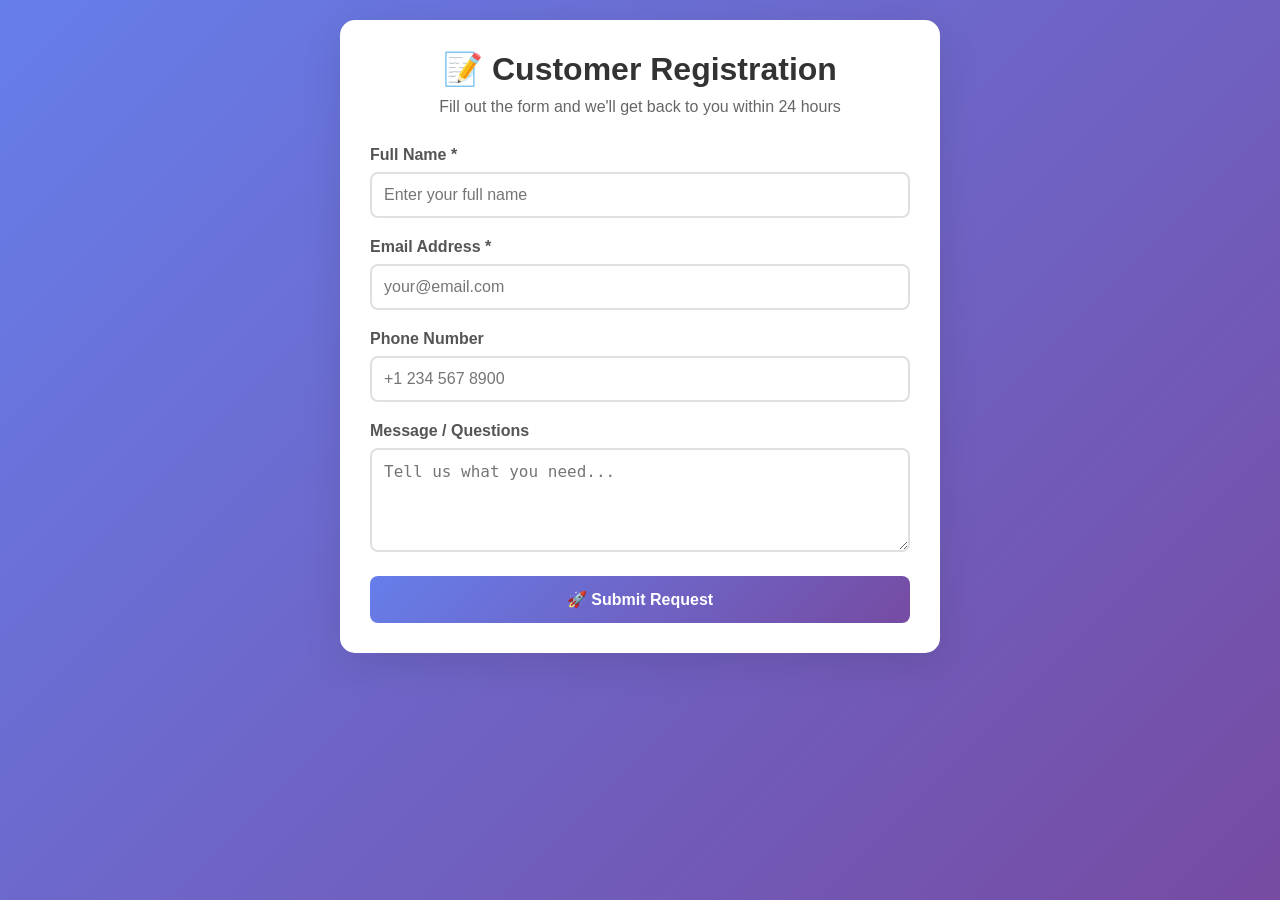
<file: index.html>
<!DOCTYPE html>
<html lang="en">
<head>
    <meta charset="UTF-8">
    <meta name="viewport" content="width=device-width, initial-scale=1.0">
    <title>My Business - Customer Registration</title>
    <style>
        * {
            margin: 0;
            padding: 0;
            box-sizing: border-box;
        }

        body {
            font-family: 'Segoe UI', Tahoma, Geneva, Verdana, sans-serif;
            background: linear-gradient(135deg, #667eea 0%, #764ba2 100%);
            min-height: 100vh;
            padding: 20px;
        }

        .container {
            max-width: 600px;
            margin: 0 auto;
        }

        .form-card {
            background: white;
            border-radius: 15px;
            padding: 30px;
            box-shadow: 0 10px 40px rgba(0,0,0,0.1);
        }

        h1 {
            color: #333;
            margin-bottom: 10px;
            text-align: center;
        }

        .subtitle {
            text-align: center;
            color: #666;
            margin-bottom: 30px;
        }

        .form-group {
            margin-bottom: 20px;
        }

        label {
            display: block;
            margin-bottom: 8px;
            color: #555;
            font-weight: 600;
        }

        input, select, textarea {
            width: 100%;
            padding: 12px;
            border: 2px solid #e0e0e0;
            border-radius: 8px;
            font-size: 16px;
            transition: border-color 0.3s;
        }

        input:focus, select:focus, textarea:focus {
            outline: none;
            border-color: #667eea;
        }

        button {
            width: 100%;
            background: linear-gradient(135deg, #667eea 0%, #764ba2 100%);
            color: white;
            padding: 14px;
            border: none;
            border-radius: 8px;
            font-size: 16px;
            font-weight: bold;
            cursor: pointer;
            transition: transform 0.2s;
        }

        button:hover {
            transform: translateY(-2px);
        }

        .message {
            margin-top: 20px;
            padding: 12px;
            border-radius: 8px;
            display: none;
        }

        .message.success {
            background: #d4edda;
            color: #155724;
            border: 1px solid #c3e6cb;
            display: block;
        }

        .message.error {
            background: #f8d7da;
            color: #721c24;
            border: 1px solid #f5c6cb;
            display: block;
        }

        .loading {
            display: none;
            text-align: center;
            margin-top: 20px;
        }

        .loading.active {
            display: block;
        }

        .spinner {
            border: 3px solid #f3f3f3;
            border-top: 3px solid #667eea;
            border-radius: 50%;
            width: 40px;
            height: 40px;
            animation: spin 1s linear infinite;
            margin: 0 auto;
        }

        @keyframes spin {
            0% { transform: rotate(0deg); }
            100% { transform: rotate(360deg); }
        }
    </style>
</head>
<body>
    <div class="container">
        <div class="form-card">
            <h1>📝 Customer Registration</h1>
            <p class="subtitle">Fill out the form and we'll get back to you within 24 hours</p>

            <!-- THIS FORM IS CONNECTED TO YOUR FORMSPREE ENDPOINT -->
            <form id="customerForm">
                <div class="form-group">
                    <label>Full Name *</label>
                    <input type="text" id="name" name="name" required placeholder="Enter your full name">
                </div>

                <div class="form-group">
                    <label>Email Address *</label>
                    <input type="email" id="email" name="email" required placeholder="your@email.com">
                </div>

                <div class="form-group">
                    <label>Phone Number</label>
                    <input type="tel" id="phone" name="phone" placeholder="+1 234 567 8900">
                </div>

                <div class="form-group">
                    <label>Message / Questions</label>
                    <textarea id="message" name="message" rows="4" placeholder="Tell us what you need..."></textarea>
                </div>

                <button type="submit">🚀 Submit Request</button>
            </form>

            <div id="messageBox" class="message"></div>
            <div id="loadingSpinner" class="loading">
                <div class="spinner"></div>
                <p style="margin-top: 10px;">Sending your information...</p>
            </div>
        </div>
    </div>

    <script>
        // YOUR ACTUAL FORMSPREE ENDPOINT - Already configured!
        const FORM_ENDPOINT = "https://formspree.io/f/xrerkrgr";
        
        const form = document.getElementById('customerForm');
        const messageBox = document.getElementById('messageBox');
        const loadingSpinner = document.getElementById('loadingSpinner');
        
        form.addEventListener('submit', async (e) => {
            e.preventDefault(); // Stop page refresh
            
            // Show loading spinner
            loadingSpinner.classList.add('active');
            messageBox.className = 'message';
            messageBox.style.display = 'none';
            
            // Collect form data
            const formData = {
                name: document.getElementById('name').value,
                email: document.getElementById('email').value,
                phone: document.getElementById('phone').value,
                message: document.getElementById('message').value,
                _subject: `New Customer Registration from ${document.getElementById('name').value}`,
                _replyto: document.getElementById('email').value
            };
            
            try {
                // Send to Formspree
                const response = await fetch(FORM_ENDPOINT, {
                    method: 'POST',
                    headers: {
                        'Content-Type': 'application/json',
                        'Accept': 'application/json'
                    },
                    body: JSON.stringify(formData)
                });
                
                const result = await response.json();
                
                if (response.ok) {
                    // Success!
                    showMessage('✅ Thank you! We\'ve received your information. Check your email for confirmation!', 'success');
                    form.reset(); // Clear the form
                    
                    // Optional: Also save locally as backup
                    saveToLocalBackup(formData);
                } else {
                    throw new Error(result.error || 'Form submission failed');
                }
                
            } catch (error) {
                console.error('Error:', error);
                
                // Save to localStorage as offline backup
                saveToLocalBackup(formData);
                
                showMessage('⚠️ There was an issue. Your information has been saved locally and will be sent when you\'re back online.', 'error');
            } finally {
                loadingSpinner.classList.remove('active');
            }
        });
        
        // Backup to localStorage (works offline too!)
        function saveToLocalBackup(formData) {
            let backups = JSON.parse(localStorage.getItem('form_backups') || '[]');
            backups.push({
                ...formData,
                backupId: Date.now(),
                status: 'pending',
                timestamp: new Date().toISOString()
            });
            localStorage.setItem('form_backups', JSON.stringify(backups));
            
            console.log('Data backed up locally:', formData);
        }
        
        function showMessage(text, type) {
            messageBox.textContent = text;
            messageBox.className = `message ${type}`;
            messageBox.style.display = 'block';
            
            // Auto-hide after 5 seconds
            setTimeout(() => {
                messageBox.style.display = 'none';
            }, 5000);
        }
        
        // Retry failed submissions when back online
        window.addEventListener('online', async () => {
            const backups = JSON.parse(localStorage.getItem('form_backups') || '[]');
            const pendingBackups = backups.filter(b => b.status === 'pending');
            
            if (pendingBackups.length > 0) {
                showMessage(`📡 Back online! Retrying ${pendingBackups.length} pending submissions...`, 'success');
                
                for (let backup of pendingBackups) {
                    try {
                        const response = await fetch(FORM_ENDPOINT, {
                            method: 'POST',
                            headers: {
                                'Content-Type': 'application/json',
                                'Accept': 'application/json'
                            },
                            body: JSON.stringify(backup)
                        });
                        
                        if (response.ok) {
                            backup.status = 'sent';
                        }
                    } catch (err) {
                        console.error('Failed to retry:', err);
                    }
                }
                
                localStorage.setItem('form_backups', JSON.stringify(backups));
            }
        });
    </script>
</body>
</html>
</file>
